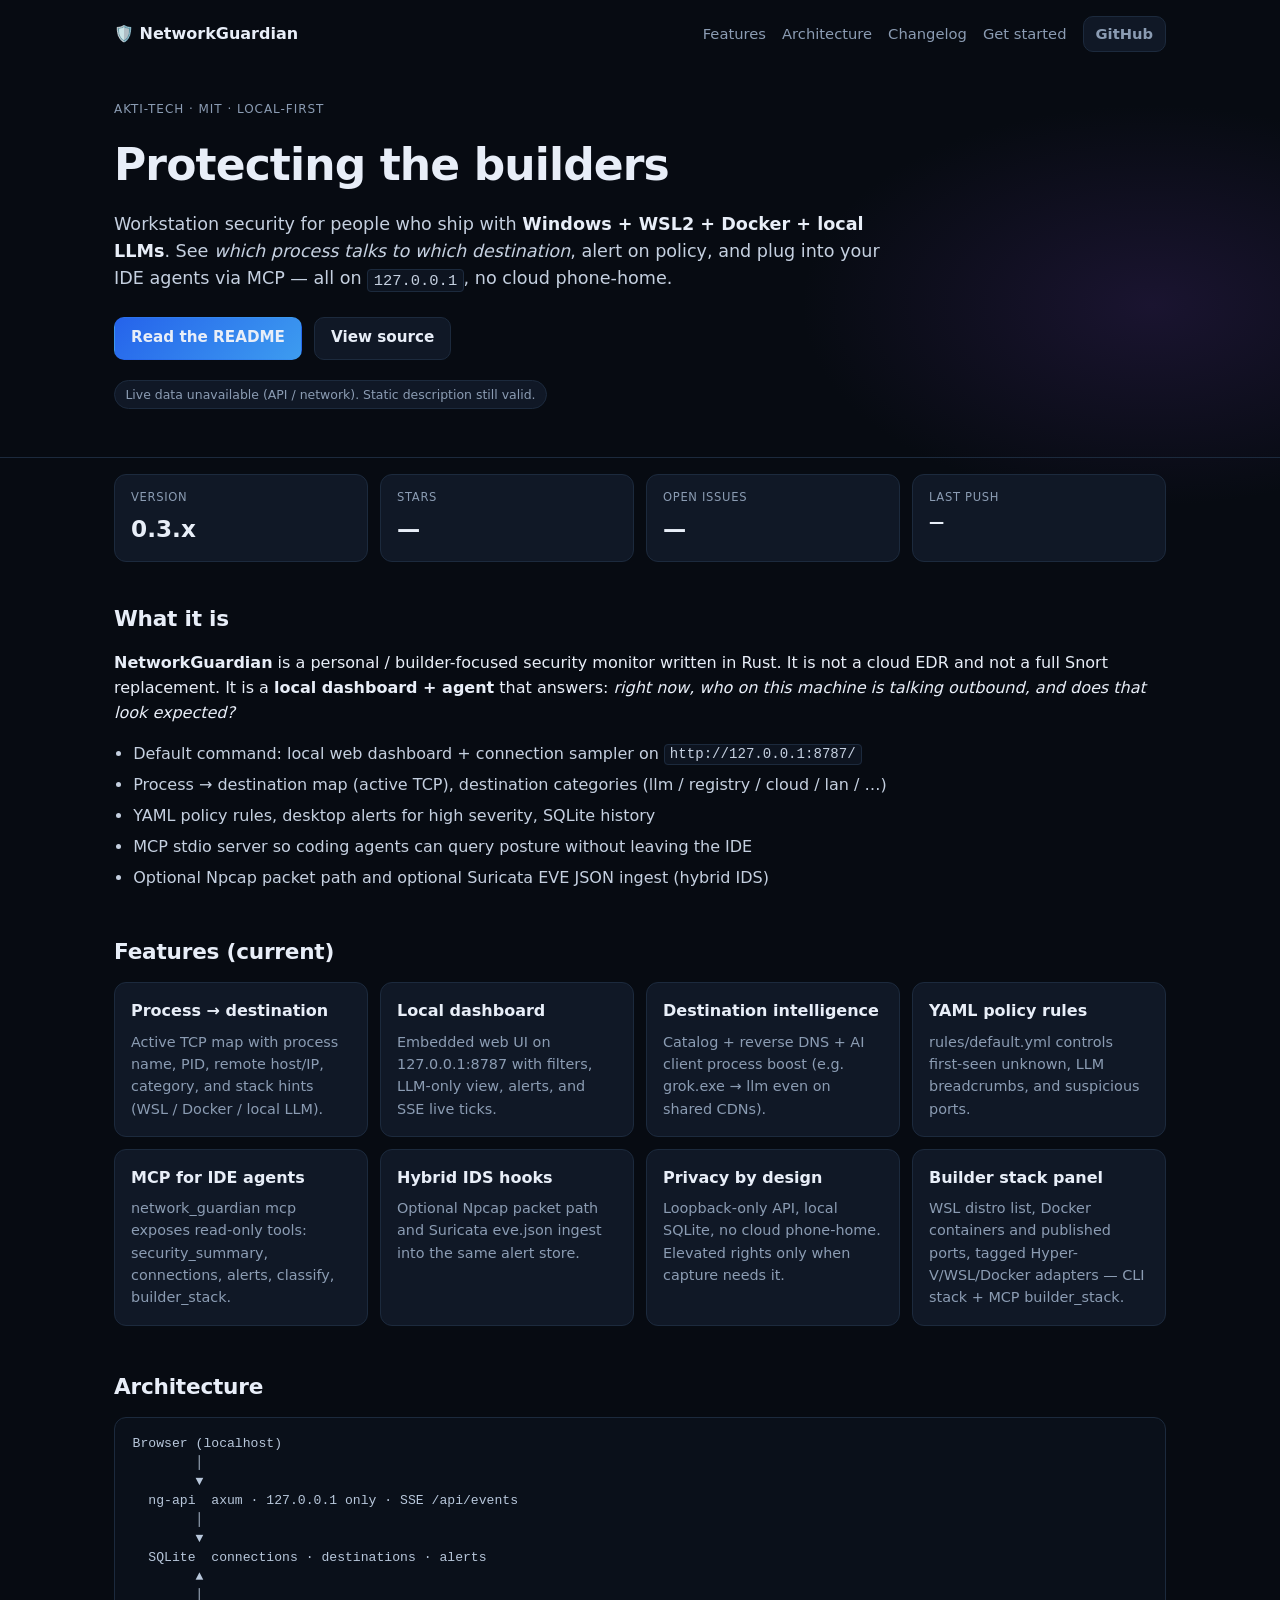
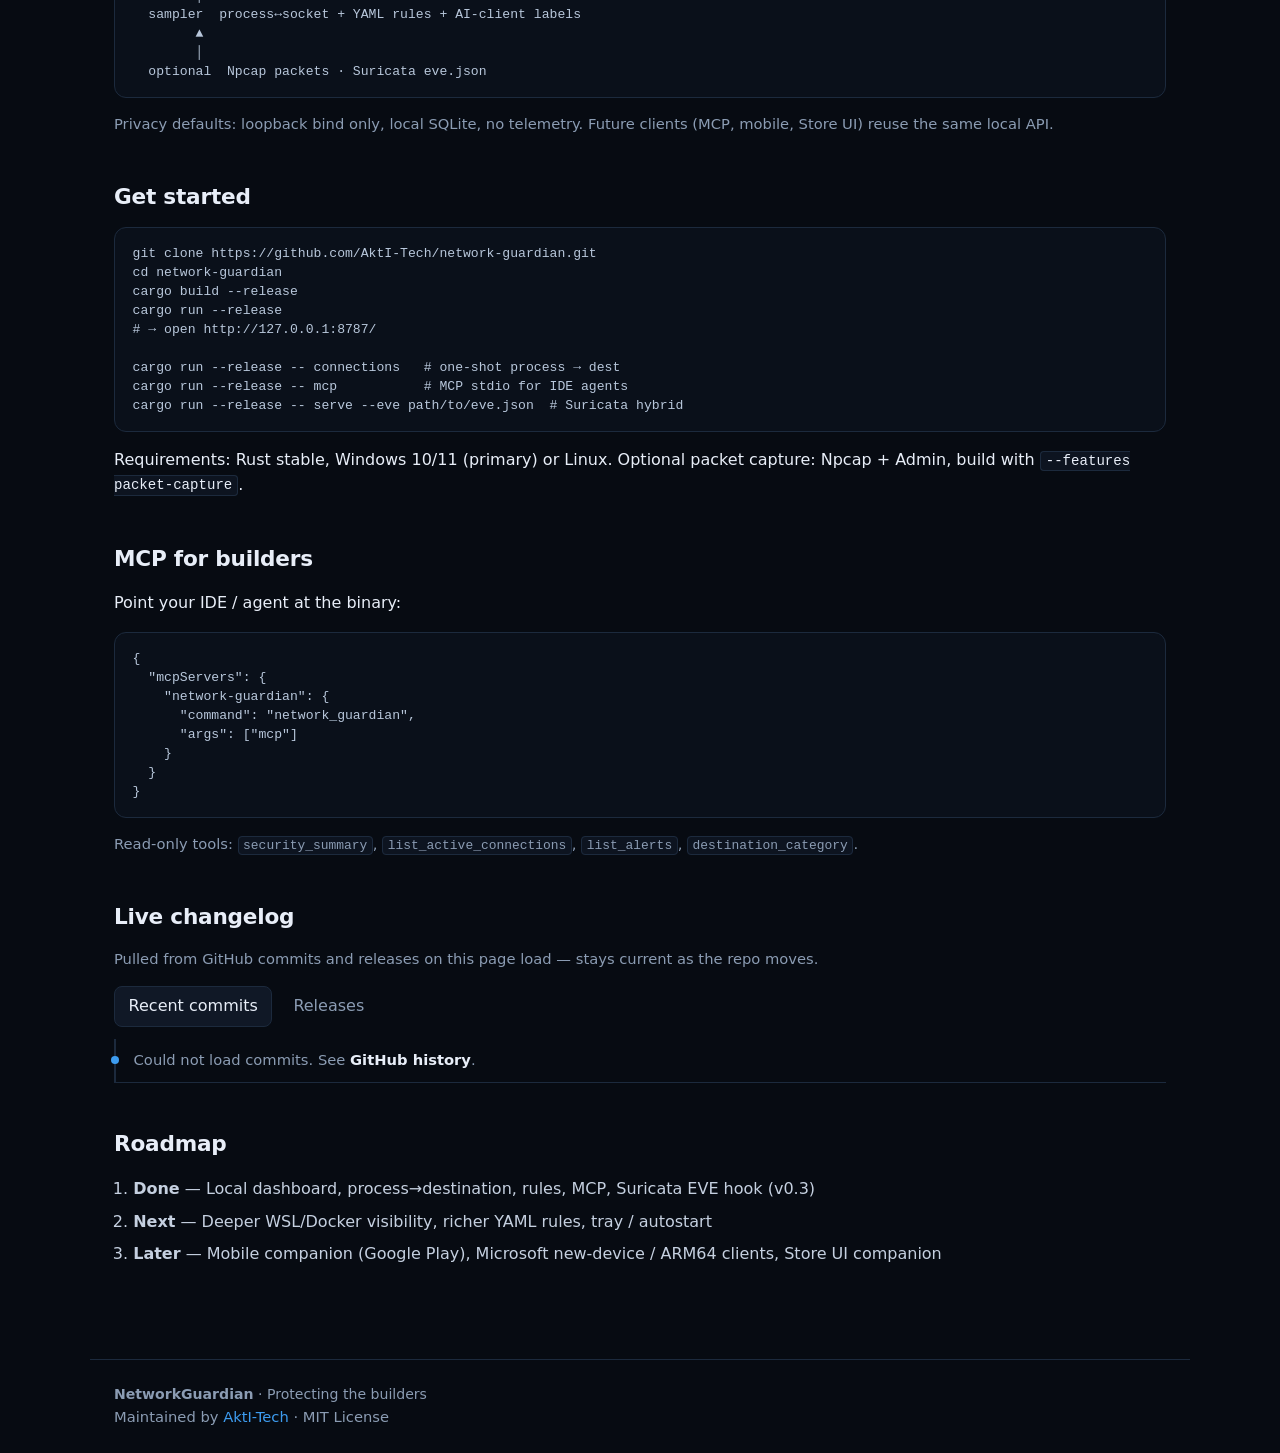
<file: docs/index.html>
<!DOCTYPE html>
<html lang="en">
<head>
  <meta charset="UTF-8" />
  <meta name="viewport" content="width=device-width, initial-scale=1" />
  <title>NetworkGuardian — Protecting the builders</title>
  <meta name="description" content="Local-first workstation security for Windows + WSL2 + Docker + LLMs. Process→destination map, dashboard, MCP tools, hybrid IDS." />
  <meta property="og:title" content="NetworkGuardian" />
  <meta property="og:description" content="Protecting the builders — local-first security for modern developer workstations." />
  <meta property="og:url" content="https://akti-tech.github.io/network-guardian/" />
  <link rel="stylesheet" href="styles.css" />
  <link rel="canonical" href="https://akti-tech.github.io/network-guardian/" />
</head>
<body>
  <header class="hero">
    <nav class="nav">
      <a class="brand" href="./">🛡️ NetworkGuardian</a>
      <div class="nav-links">
        <a href="#features">Features</a>
        <a href="#architecture">Architecture</a>
        <a href="#changelog">Changelog</a>
        <a href="#get-started">Get started</a>
        <a class="btn btn-sm" href="https://github.com/AktI-Tech/network-guardian" target="_blank" rel="noopener">GitHub</a>
      </div>
    </nav>
    <div class="hero-body">
      <p class="eyebrow">AktI-Tech · MIT · Local-first</p>
      <h1>Protecting the builders</h1>
      <p class="lead">
        Workstation security for people who ship with <strong>Windows + WSL2 + Docker + local LLMs</strong>.
        See <em>which process talks to which destination</em>, alert on policy, and plug into your IDE agents via MCP —
        all on <code>127.0.0.1</code>, no cloud phone-home.
      </p>
      <div class="hero-actions">
        <a class="btn primary" href="https://github.com/AktI-Tech/network-guardian#readme">Read the README</a>
        <a class="btn" href="https://github.com/AktI-Tech/network-guardian">View source</a>
      </div>
      <div class="live-badges" id="live-badges">
        <span class="pill">Loading live project data…</span>
      </div>
    </div>
  </header>

  <main>
    <section class="cards" id="stats">
      <div class="card">
        <div class="label">Version</div>
        <div class="value" id="stat-version">—</div>
      </div>
      <div class="card">
        <div class="label">Stars</div>
        <div class="value" id="stat-stars">—</div>
      </div>
      <div class="card">
        <div class="label">Open issues</div>
        <div class="value" id="stat-issues">—</div>
      </div>
      <div class="card">
        <div class="label">Last push</div>
        <div class="value small" id="stat-push">—</div>
      </div>
    </section>

    <section id="what">
      <h2>What it is</h2>
      <p>
        <strong>NetworkGuardian</strong> is a personal / builder-focused security monitor written in Rust.
        It is not a cloud EDR and not a full Snort replacement. It is a <strong>local dashboard + agent</strong>
        that answers: <em>right now, who on this machine is talking outbound, and does that look expected?</em>
      </p>
      <ul class="checklist">
        <li>Default command: local web dashboard + connection sampler on <code>http://127.0.0.1:8787/</code></li>
        <li>Process → destination map (active TCP), destination categories (llm / registry / cloud / lan / …)</li>
        <li>YAML policy rules, desktop alerts for high severity, SQLite history</li>
        <li>MCP stdio server so coding agents can query posture without leaving the IDE</li>
        <li>Optional Npcap packet path and optional Suricata EVE JSON ingest (hybrid IDS)</li>
      </ul>
    </section>

    <section id="features">
      <h2>Features (current)</h2>
      <div class="feature-grid" id="feature-grid">
        <!-- filled by site.js from FEATURES constant + live version badge -->
      </div>
    </section>

    <section id="architecture">
      <h2>Architecture</h2>
      <pre class="diagram" aria-label="Architecture diagram">Browser (localhost)
        │
        ▼
  ng-api  axum · 127.0.0.1 only · SSE /api/events
        │
        ▼
  SQLite  connections · destinations · alerts
        ▲
        │
  sampler  process↔socket + YAML rules + AI-client labels
        ▲
        │
  optional  Npcap packets · Suricata eve.json</pre>
      <p class="muted">
        Privacy defaults: loopback bind only, local SQLite, no telemetry.
        Future clients (MCP, mobile, Store UI) reuse the same local API.
      </p>
    </section>

    <section id="get-started">
      <h2>Get started</h2>
      <pre class="code"><code>git clone https://github.com/AktI-Tech/network-guardian.git
cd network-guardian
cargo build --release
cargo run --release
# → open http://127.0.0.1:8787/

cargo run --release -- connections   # one-shot process → dest
cargo run --release -- mcp           # MCP stdio for IDE agents
cargo run --release -- serve --eve path/to/eve.json  # Suricata hybrid</code></pre>
      <p>
        Requirements: Rust stable, Windows 10/11 (primary) or Linux.
        Optional packet capture: Npcap + Admin, build with <code>--features packet-capture</code>.
      </p>
    </section>

    <section id="mcp">
      <h2>MCP for builders</h2>
      <p>Point your IDE / agent at the binary:</p>
      <pre class="code"><code>{
  "mcpServers": {
    "network-guardian": {
      "command": "network_guardian",
      "args": ["mcp"]
    }
  }
}</code></pre>
      <p class="muted">Read-only tools: <code>security_summary</code>, <code>list_active_connections</code>, <code>list_alerts</code>, <code>destination_category</code>.</p>
    </section>

    <section id="changelog">
      <h2>Live changelog</h2>
      <p class="muted">Pulled from GitHub commits and releases on this page load — stays current as the repo moves.</p>
      <div class="tabs">
        <button class="tab active" data-panel="commits">Recent commits</button>
        <button class="tab" data-panel="releases">Releases</button>
      </div>
      <div id="panel-commits" class="panel active">
        <ul class="timeline" id="commit-list">
          <li class="muted">Loading commits…</li>
        </ul>
      </div>
      <div id="panel-releases" class="panel">
        <ul class="timeline" id="release-list">
          <li class="muted">Loading releases…</li>
        </ul>
      </div>
    </section>

    <section id="roadmap">
      <h2>Roadmap</h2>
      <ol class="roadmap">
        <li><strong>Done</strong> — Local dashboard, process→destination, rules, MCP, Suricata EVE hook (v0.3)</li>
        <li><strong>Next</strong> — Deeper WSL/Docker visibility, richer YAML rules, tray / autostart</li>
        <li><strong>Later</strong> — Mobile companion (Google Play), Microsoft new-device / ARM64 clients, Store UI companion</li>
      </ol>
    </section>
  </main>

  <footer>
    <div>
      <strong>NetworkGuardian</strong> · Protecting the builders<br />
      <span class="muted">Maintained by <a href="https://github.com/AktI-Tech">AktI-Tech</a> · MIT License</span>
    </div>
    <div class="footer-meta" id="footer-meta"></div>
  </footer>

  <script src="site.js"></script>
</body>
</html>
</file>
<file: docs/styles.css>
:root {
  --bg: #070b12;
  --panel: #101826;
  --border: #1c2a3d;
  --text: #e8eef8;
  --muted: #8b9cb3;
  --accent: #3d9cf0;
  --ok: #34d399;
  --llm: #a78bfa;
  --font: "Segoe UI", system-ui, -apple-system, sans-serif;
  --mono: ui-monospace, "Cascadia Code", Consolas, monospace;
}

* { box-sizing: border-box; }
html { scroll-behavior: smooth; }
body {
  margin: 0;
  font-family: var(--font);
  background:
    radial-gradient(900px 500px at 15% -10%, #15263f 0%, transparent 55%),
    radial-gradient(700px 400px at 90% 10%, #1a1430 0%, transparent 50%),
    var(--bg);
  color: var(--text);
  line-height: 1.55;
}

a { color: var(--accent); text-decoration: none; }
a:hover { text-decoration: underline; }

.nav {
  display: flex;
  justify-content: space-between;
  align-items: center;
  padding: 1rem 1.5rem;
  max-width: 1100px;
  margin: 0 auto;
}
.brand {
  color: var(--text);
  font-weight: 650;
  text-decoration: none;
}
.nav-links {
  display: flex;
  gap: 1rem;
  align-items: center;
  flex-wrap: wrap;
}
.nav-links a { color: var(--muted); font-size: 0.92rem; }
.nav-links a:hover { color: var(--text); }

.hero {
  border-bottom: 1px solid var(--border);
  padding-bottom: 2.5rem;
}
.hero-body {
  max-width: 1100px;
  margin: 0 auto;
  padding: 2rem 1.5rem 0.5rem;
}
.eyebrow {
  color: var(--muted);
  text-transform: uppercase;
  letter-spacing: 0.08em;
  font-size: 0.75rem;
  margin: 0 0 0.75rem;
}
h1 {
  font-size: clamp(2rem, 4vw, 2.75rem);
  margin: 0 0 0.75rem;
  letter-spacing: -0.02em;
}
.lead {
  font-size: 1.1rem;
  color: #c5d0e0;
  max-width: 48rem;
  margin: 0 0 1.5rem;
}
.lead strong { color: var(--text); }

.hero-actions { display: flex; gap: 0.75rem; flex-wrap: wrap; margin-bottom: 1.25rem; }
.btn {
  display: inline-block;
  padding: 0.55rem 1rem;
  border-radius: 10px;
  border: 1px solid var(--border);
  background: var(--panel);
  color: var(--text);
  text-decoration: none;
  font-weight: 600;
  font-size: 0.95rem;
}
.btn:hover { border-color: var(--accent); text-decoration: none; }
.btn.primary { background: linear-gradient(135deg, #2563eb, #3d9cf0); border-color: transparent; }
.btn-sm { padding: 0.35rem 0.75rem; font-size: 0.85rem; }

.live-badges { display: flex; flex-wrap: wrap; gap: 0.4rem; }
.pill {
  font-size: 0.78rem;
  padding: 0.25rem 0.65rem;
  border-radius: 999px;
  border: 1px solid var(--border);
  background: var(--panel);
  color: var(--muted);
}
.pill.on { color: var(--ok); border-color: #1f3d32; }
.pill.llm { color: var(--llm); border-color: #3b2f5c; }

main {
  max-width: 1100px;
  margin: 0 auto;
  padding: 2rem 1.5rem 3rem;
}
section { margin-bottom: 2.75rem; }
h2 {
  font-size: 1.35rem;
  margin: 0 0 0.85rem;
  letter-spacing: -0.01em;
}
.muted { color: var(--muted); font-size: 0.92rem; }
code {
  font-family: var(--mono);
  font-size: 0.88em;
  background: #0d1420;
  padding: 0.1em 0.35em;
  border-radius: 4px;
  border: 1px solid var(--border);
}

.cards {
  display: grid;
  grid-template-columns: repeat(4, 1fr);
  gap: 0.75rem;
  margin: -1rem 0 2.5rem;
}
.card {
  background: var(--panel);
  border: 1px solid var(--border);
  border-radius: 12px;
  padding: 0.9rem 1rem;
}
.card .label {
  color: var(--muted);
  font-size: 0.72rem;
  text-transform: uppercase;
  letter-spacing: 0.06em;
}
.card .value {
  font-size: 1.45rem;
  font-weight: 700;
  margin-top: 0.2rem;
}
.card .value.small { font-size: 0.95rem; font-weight: 600; }

.checklist {
  padding-left: 1.2rem;
  color: #c5d0e0;
}
.checklist li { margin: 0.4rem 0; }

.feature-grid {
  display: grid;
  grid-template-columns: repeat(auto-fill, minmax(240px, 1fr));
  gap: 0.75rem;
}
.feature {
  background: var(--panel);
  border: 1px solid var(--border);
  border-radius: 12px;
  padding: 1rem;
}
.feature h3 {
  margin: 0 0 0.4rem;
  font-size: 1rem;
}
.feature p {
  margin: 0;
  color: var(--muted);
  font-size: 0.9rem;
}

.diagram, .code {
  background: #0a101a;
  border: 1px solid var(--border);
  border-radius: 12px;
  padding: 1rem 1.1rem;
  overflow-x: auto;
  font-family: var(--mono);
  font-size: 0.82rem;
  line-height: 1.45;
  color: #b8c7db;
}
.code code {
  background: none;
  border: none;
  padding: 0;
  font-size: inherit;
  color: inherit;
}

.tabs { display: flex; gap: 0.4rem; margin-bottom: 0.75rem; }
.tab {
  background: transparent;
  border: 1px solid transparent;
  color: var(--muted);
  padding: 0.45rem 0.85rem;
  border-radius: 8px;
  cursor: pointer;
  font: inherit;
}
.tab.active {
  color: var(--text);
  background: var(--panel);
  border-color: var(--border);
}
.panel { display: none; }
.panel.active { display: block; }

.timeline {
  list-style: none;
  padding: 0;
  margin: 0;
  border-left: 2px solid var(--border);
}
.timeline li {
  position: relative;
  padding: 0.65rem 0 0.65rem 1.1rem;
  border-bottom: 1px solid var(--border);
}
.timeline li::before {
  content: "";
  position: absolute;
  left: -5px;
  top: 1.1rem;
  width: 8px;
  height: 8px;
  border-radius: 50%;
  background: var(--accent);
}
.timeline .when {
  display: block;
  color: var(--muted);
  font-size: 0.78rem;
  margin-bottom: 0.15rem;
}
.timeline a { color: var(--text); font-weight: 600; }
.timeline .msg { color: var(--muted); font-size: 0.9rem; }

.roadmap {
  color: #c5d0e0;
  padding-left: 1.2rem;
}
.roadmap li { margin: 0.5rem 0; }

footer {
  border-top: 1px solid var(--border);
  max-width: 1100px;
  margin: 0 auto;
  padding: 1.5rem;
  display: flex;
  justify-content: space-between;
  gap: 1rem;
  flex-wrap: wrap;
  color: var(--muted);
  font-size: 0.88rem;
}

@media (max-width: 800px) {
  .cards { grid-template-columns: repeat(2, 1fr); }
  .nav-links a:not(.btn) { display: none; }
}
</file>
